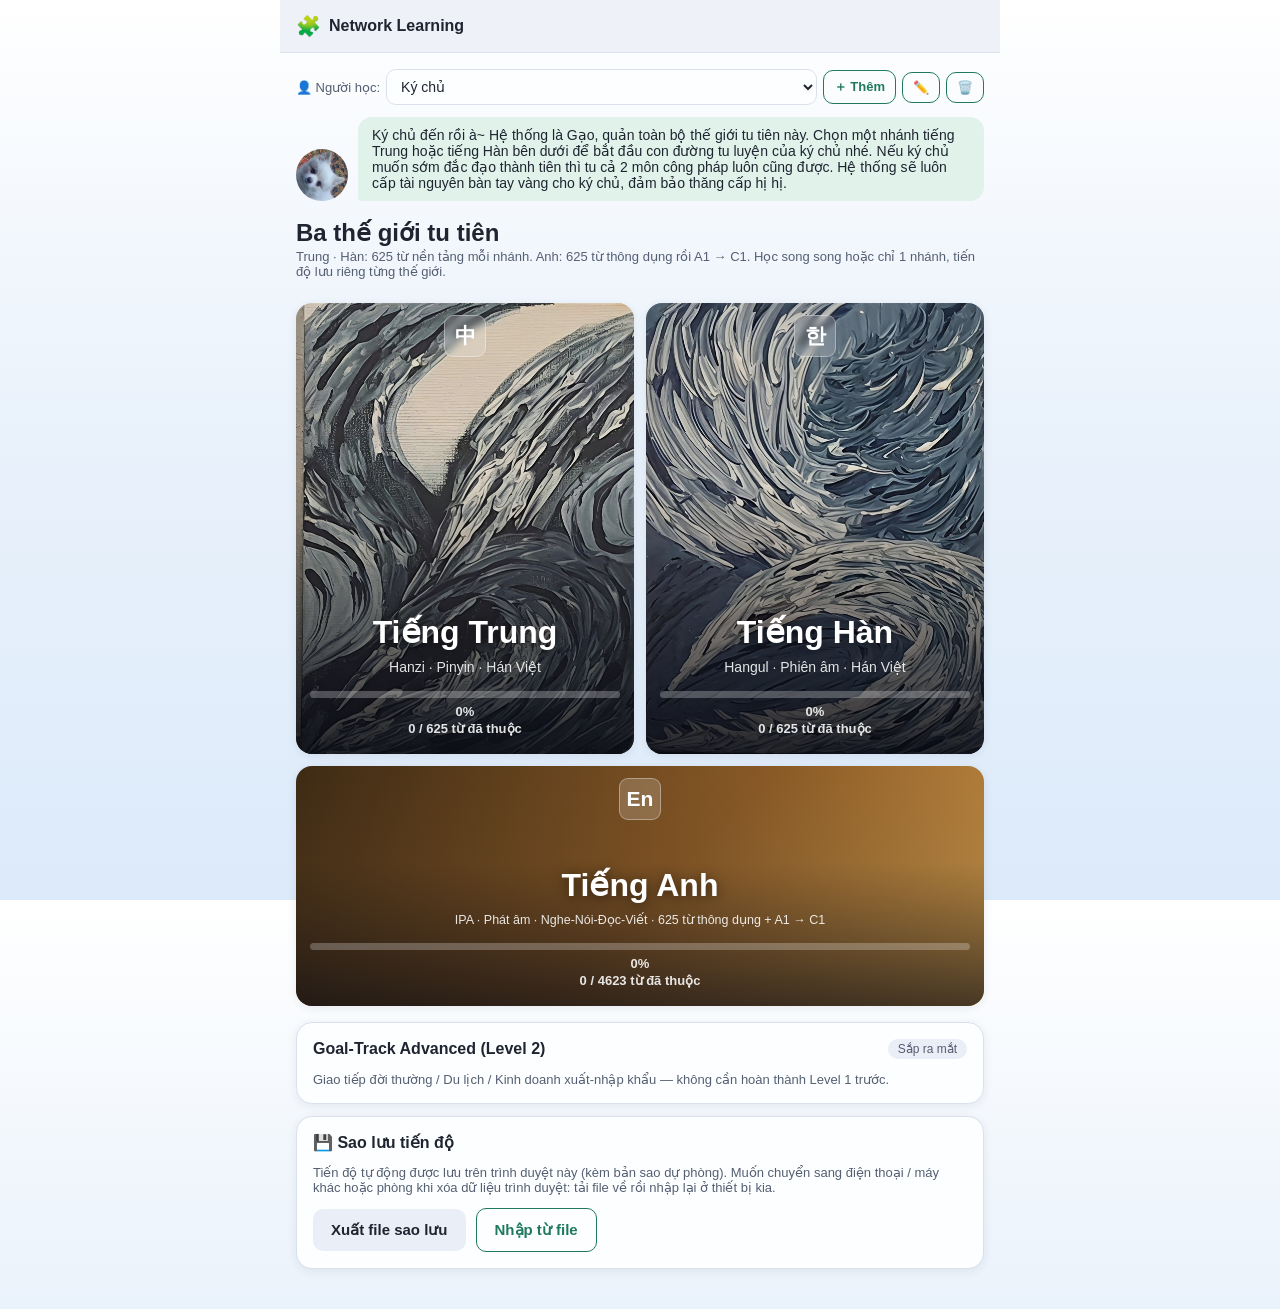
<file: index.html>
<!DOCTYPE html>
<html lang="vi">
<head>
<meta charset="UTF-8" />
<meta name="viewport" content="width=device-width, initial-scale=1.0, maximum-scale=1" />
<title>Network Learning — Trung / Hàn</title>
<link rel="stylesheet" href="css/style.css" />
<link rel="manifest" href="manifest.webmanifest" />
<meta name="theme-color" content="#1f7a5a" />
<link rel="apple-touch-icon" href="assets/icon-192.png" />
<meta name="apple-mobile-web-app-capable" content="yes" />
</head>
<body>
<div class="app-shell">
  <div class="topbar">
    <div class="brand">
      <span style="font-size:20px">🧩</span>
      <span>Network Learning</span>
    </div>
  </div>
  <div class="main-content">
    <div class="profile-bar">
      <span class="profile-label">👤 Người học:</span>
      <select id="profile-select" class="profile-select"></select>
      <button class="btn ghost profile-btn" id="profile-add" title="Thêm người học mới">＋ Thêm</button>
      <button class="btn ghost profile-btn" id="profile-rename" title="Đổi tên">✏️</button>
      <button class="btn ghost profile-btn" id="profile-delete" title="Xóa người học này">🗑️</button>
    </div>
    <div class="mascot-bubble" id="mascot-slot"></div>
    <h2 style="margin:6px 0 2px">Ba thế giới tu tiên</h2>
    <p class="text-muted" style="margin-top:0;font-size:13px">Trung · Hàn: 625 từ nền tảng mỗi nhánh. Anh: 625 từ thông dụng rồi A1 → C1. Học song song hoặc chỉ 1 nhánh, tiến độ lưu riêng từng thế giới.</p>

    <div class="branch-grid branch-grid--twin">
      <a href="branch.html?lang=zh" class="branch-card branch-card--art" style="background-image:url('assets/swirl-gray.jpg')">
        <div class="branch-card-scrim"></div>
        <div class="branch-card-content">
          <span class="branch-card-seal">中</span>
          <h3>Tiếng Trung</h3>
          <p>Hanzi · Pinyin · Hán Việt</p>
          <div class="progress-row">
            <div class="progress-track"><div class="progress-fill" id="zh-fill" style="width:0%"></div></div>
            <div class="progress-label"><span id="zh-pct">0%</span><span id="zh-count">0 / 625 từ đã thuộc</span></div>
          </div>
        </div>
      </a>

      <a href="branch.html?lang=ko" class="branch-card branch-card--art" style="background-image:url('assets/swirl-blue.jpg')">
        <div class="branch-card-scrim"></div>
        <div class="branch-card-content">
          <span class="branch-card-seal">한</span>
          <h3>Tiếng Hàn</h3>
          <p>Hangul · Phiên âm · Hán Việt</p>
          <div class="progress-row">
            <div class="progress-track"><div class="progress-fill" id="ko-fill" style="width:0%"></div></div>
            <div class="progress-label"><span id="ko-pct">0%</span><span id="ko-count">0 / 625 từ đã thuộc</span></div>
          </div>
        </div>
      </a>

      <a href="branch.html?lang=en" class="branch-card branch-card--art branch-card--wide branch-card--en">
        <div class="branch-card-scrim"></div>
        <div class="branch-card-content">
          <span class="branch-card-seal">En</span>
          <h3>Tiếng Anh</h3>
          <p>IPA · Phát âm · Nghe-Nói-Đọc-Viết · 625 từ thông dụng + A1 → C1</p>
          <div class="progress-row">
            <div class="progress-track"><div class="progress-fill" id="en-fill" style="width:0%"></div></div>
            <div class="progress-label"><span id="en-pct">0%</span><span id="en-count">0 từ đã thuộc</span></div>
          </div>
        </div>
      </a>
    </div>

    <div class="card mt-16">
      <div class="row between">
        <strong>Goal-Track Advanced (Level 2)</strong>
        <span class="chip">Sắp ra mắt</span>
      </div>
      <p class="text-muted" style="font-size:13px;margin-bottom:0">Giao tiếp đời thường / Du lịch / Kinh doanh xuất-nhập khẩu — không cần hoàn thành Level 1 trước.</p>
    </div>

    <div class="card mt-16">
      <strong>💾 Sao lưu tiến độ</strong>
      <p class="text-muted" style="font-size:13px">Tiến độ tự động được lưu trên trình duyệt này (kèm bản sao dự phòng). Muốn chuyển sang điện thoại / máy khác hoặc phòng khi xóa dữ liệu trình duyệt: tải file về rồi nhập lại ở thiết bị kia.</p>
      <div class="row gap">
        <button class="btn secondary" id="btn-export">Xuất file sao lưu</button>
        <button class="btn ghost" id="btn-import">Nhập từ file</button>
      </div>
      <input type="file" id="import-file" accept="application/json" class="hidden" />
    </div>
  </div>
</div>

<script>
  if ("serviceWorker" in navigator && location.protocol !== "file:") {
    window.addEventListener("load", () => navigator.serviceWorker.register("sw.js").catch(() => {}));
  }
</script>
<script type="module">
import { gaoAvatar, gaoSay } from "./js/mascot.js";
import { Store } from "./js/db.js";
import { wordCount } from "./js/data.js";
import { listProfiles, currentProfileId, addProfile, renameProfile, deleteProfile, setCurrentProfile } from "./js/profiles.js";

const profileSelect = document.getElementById("profile-select");
function drawProfiles() {
  const cur = currentProfileId();
  profileSelect.innerHTML = listProfiles().map((p) => `<option value="${p.id}" ${p.id === cur ? "selected" : ""}>${p.name.replace(/</g, "&lt;")}</option>`).join("");
}
drawProfiles();
profileSelect.addEventListener("change", () => { setCurrentProfile(profileSelect.value); location.reload(); });
document.getElementById("profile-add").addEventListener("click", () => {
  const name = prompt("Tên người học mới:");
  if (name === null) return;
  addProfile(name);
  location.reload();
});
document.getElementById("profile-rename").addEventListener("click", () => {
  const cur = listProfiles().find((p) => p.id === currentProfileId());
  const name = prompt("Đổi tên người học:", cur.name);
  if (name === null) return;
  renameProfile(cur.id, name);
  drawProfiles();
});
document.getElementById("profile-delete").addEventListener("click", async () => {
  const list = listProfiles();
  if (list.length <= 1) { alert("Cần giữ lại ít nhất một người học."); return; }
  const cur = list.find((p) => p.id === currentProfileId());
  if (!confirm(`Xóa "${cur.name}" cùng toàn bộ tiến độ của người này? Không thể hoàn tác (nên xuất file sao lưu trước).`)) return;
  await deleteProfile(cur.id);
  location.reload();
});

document.getElementById("mascot-slot").innerHTML = `
  <div class="mascot-img">${gaoAvatar(52)}</div>
  <div class="bubble">${gaoSay("worldIntro")}</div>
`;

async function loadProgress(lang, fillId, pctId, countId) {
  const [all, total] = await Promise.all([Store.getAllProgress(lang), wordCount(lang)]);
  const learned = all.filter((p) => p.status === "learned" && p.stt <= total).length;
  const pct = Math.round((learned / total) * 100);
  document.getElementById(fillId).style.width = pct + "%";
  document.getElementById(pctId).textContent = pct + "%";
  document.getElementById(countId).textContent = `${learned} / ${total} từ đã thuộc`;
}
Store.restoreIfEmpty().then(() => {
  loadProgress("zh", "zh-fill", "zh-pct", "zh-count");
  loadProgress("ko", "ko-fill", "ko-pct", "ko-count");
  loadProgress("en", "en-fill", "en-pct", "en-count");
});

document.getElementById("btn-export").addEventListener("click", async () => {
  const data = await Store.exportAll();
  const blob = new Blob([JSON.stringify(data, null, 2)], { type: "application/json" });
  const url = URL.createObjectURL(blob);
  const a = document.createElement("a");
  a.href = url;
  a.download = `network-learning-${listProfiles().find((p) => p.id === currentProfileId()).name.replace(/[^\w\-]+/g, "_")}-${new Date().toISOString().slice(0, 10)}.json`;
  a.click();
  URL.revokeObjectURL(url);
});

document.getElementById("btn-import").addEventListener("click", () => document.getElementById("import-file").click());
document.getElementById("import-file").addEventListener("change", async (e) => {
  const file = e.target.files[0];
  if (!file) return;
  try {
    const data = JSON.parse(await file.text());
    if (!confirm("Nhập file này sẽ ghi đè tiến độ hiện tại trên máy. Ký chủ chắc chắn chứ?")) { e.target.value = ""; return; }
    await Store.importAll(data);
    alert("Đã khôi phục tiến độ cho người học đang chọn! Trang sẽ tải lại.");
    location.reload();
  } catch (err) {
    alert("Lỗi khôi phục: " + err.message);
  }
  e.target.value = "";
});
</script>
</body>
</html>
</file>
<file: css/style.css>
:root {
  --bg: #eef1f8;
  --surface: #fdfeff;
  --surface-2: #eaeef6;
  --border: #dbe1ec;
  --text: #1e2430;
  --text-muted: #545f72;
  --primary: #1f7a5c;
  --primary-hover: #18624a;
  --primary-soft: #e0f2ea;
  --accent: #ab7415;
  --accent-soft: #f8edd3;
  --danger: #c25b4a;
  --danger-soft: #fbe8e4;
  --flag: #ab7415;
  --blue: #3d6fa8;
  --blue-soft: #e2ecf6;
  --purple: #6f4fa0;
  --purple-soft: #ece4f6;
  --gold: #b8862c;
  --gold-soft: #f7ecd2;
  --season-tint: transparent;
  --radius: 16px;
  --radius-sm: 10px;
  --shadow: 0 2px 10px rgba(30, 40, 60, 0.08);
  --shadow-lg: 0 8px 30px rgba(30, 40, 60, 0.16);
  --font: -apple-system, BlinkMacSystemFont, "Segoe UI", "Noto Sans", "Noto Sans SC", "Noto Sans KR", sans-serif;
}

@media (prefers-color-scheme: dark) {
  :root {
    --bg: #0f1420;
    --surface: #171d2c;
    --surface-2: #1f2739;
    --border: #2c3547;
    --text: #eef1f8;
    --text-muted: #a9b3c9;
    --primary: #4fd8a8;
    --primary-hover: #3fc296;
    --primary-soft: #1a3a2e;
    --accent: #e8bf6a;
    --accent-soft: #3a3018;
    --danger: #e08a7a;
    --danger-soft: #3a2622;
    --flag: #e8bf6a;
    --blue: #7fb0dd;
    --blue-soft: #1c2c40;
    --purple: #b79ce0;
    --purple-soft: #2a2140;
    --gold: #e8bf6a;
    --gold-soft: #3a3018;
    --shadow: 0 2px 10px rgba(0, 0, 0, 0.35);
    --shadow-lg: 0 8px 30px rgba(0, 0, 0, 0.5);
  }
}

* { box-sizing: border-box; }
html, body { height: 100%; }
body {
  margin: 0;
  font-family: var(--font);
  background: linear-gradient(180deg, #ffffff 0%, #eaf2fb 45%, #dceafa 100%);
  color: var(--text);
  -webkit-font-smoothing: antialiased;
}
@media (prefers-color-scheme: dark) {
  body {
    background: linear-gradient(180deg, #141a28 0%, #101725 45%, #0c1220 100%);
  }
}
img, svg { max-width: 100%; display: block; }
button { font-family: inherit; }

.app-shell {
  position: relative;
  max-width: 720px;
  margin: 0 auto;
  min-height: 100vh;
  display: flex;
  flex-direction: column;
  background: transparent;
  overflow-x: hidden;
}
body { overflow-x: hidden; }

/* ---------- Top bar ---------- */
.topbar {
  display: flex;
  align-items: center;
  justify-content: space-between;
  padding: 14px 16px;
  border-bottom: 1px solid var(--border);
  position: sticky;
  top: 0;
  background: var(--bg);
  z-index: 10;
}
.topbar .brand {
  display: flex;
  align-items: center;
  gap: 8px;
  font-weight: 700;
  font-size: 16px;
}
.topbar .lang-badge {
  font-size: 12px;
  font-weight: 700;
  padding: 3px 9px;
  border-radius: 999px;
  background: var(--primary-soft);
  color: var(--primary);
}
.icon-btn {
  background: none;
  border: none;
  cursor: pointer;
  color: var(--text-muted);
  padding: 6px;
  border-radius: 10px;
  display: flex;
  align-items: center;
  justify-content: center;
}
.icon-btn:hover { background: var(--surface-2); color: var(--text); }

/* ---------- Main content ---------- */
.main-content {
  flex: 1;
  padding: 16px;
  padding-bottom: 40px;
}

/* ---------- Top tab bar (main hub — Từ vựng / Ôn tập / Boss Gạo) ---------- */
.tabbar {
  display: flex;
  gap: 8px;
  padding: 10px 12px;
  border-bottom: 1px solid var(--border);
  background: var(--surface);
  z-index: 10;
}
.tabbar a {
  flex: 1;
  text-align: center;
  padding: 10px 6px;
  text-decoration: none;
  color: var(--text-muted);
  font-size: 13px;
  font-weight: 600;
  display: flex;
  flex-direction: column;
  align-items: center;
  gap: 3px;
  border-radius: var(--radius-sm);
  border: 1.5px solid transparent;
  background: var(--surface-2);
}
.tabbar a.active {
  color: var(--gold);
  border-color: var(--gold);
  background: var(--gold-soft);
  box-shadow: 0 0 0 1px var(--gold-soft), 0 2px 10px rgba(184, 134, 44, 0.25);
}
.tabbar svg { width: 20px; height: 20px; }
.tab-emoji { font-size: 18px; line-height: 1; }

/* ---------- Cards ---------- */
.card {
  background: var(--surface);
  border: 1px solid var(--border);
  border-radius: var(--radius);
  padding: 16px;
  box-shadow: var(--shadow);
}
.card + .card { margin-top: 12px; }

/* ---------- Branch picker: two parallel worlds, side by side ---------- */
.branch-grid {
  display: grid;
  gap: 16px;
  margin-top: 24px;
}
.branch-grid--twin {
  grid-template-columns: 1fr 1fr;
  gap: 12px;
}
.branch-card {
  display: block;
  text-decoration: none;
  color: inherit;
  border-radius: var(--radius);
  padding: 22px;
  border: 1px solid var(--border);
  background: var(--surface);
  box-shadow: var(--shadow);
  transition: transform 0.15s ease, box-shadow 0.15s ease;
}
.branch-grid--twin .branch-card { padding: 16px 12px; text-align: center; }
.branch-card:active { transform: scale(0.98); }
.branch-card .glyph { font-size: 40px; line-height: 1; margin-bottom: 8px; }
.branch-card h3 { margin: 0 0 4px; font-size: 19px; }
.branch-grid--twin .branch-card h3 { font-size: 16px; }
.branch-card p { margin: 0; color: var(--text-muted); font-size: 13px; }
.branch-grid--twin .branch-card p { font-size: 11.5px; }
.branch-card .progress-row { margin-top: 14px; }
.branch-grid--twin .progress-label { flex-direction: column; align-items: center; gap: 2px; }

/* Painting-backed branch cards (home page) */
.branch-card--art {
  position: relative;
  aspect-ratio: 3 / 4;
  padding: 0;
  overflow: hidden;
  background-size: cover;
  background-position: center;
  border: none;
}
.branch-card-scrim {
  position: absolute;
  inset: 0;
  background: linear-gradient(180deg, rgba(10,14,22,0.15) 0%, rgba(10,14,22,0.1) 40%, rgba(8,10,18,0.88) 100%);
}
.branch-card-content {
  position: absolute;
  inset: 0;
  display: flex;
  flex-direction: column;
  justify-content: flex-end;
  padding: 18px 14px;
  color: #fff;
  text-align: center;
}
.branch-card-seal {
  position: absolute;
  top: 12px;
  left: 50%;
  transform: translateX(-50%);
  width: 42px;
  height: 42px;
  border-radius: 9px;
  background: rgba(255,255,255,0.18);
  backdrop-filter: blur(3px);
  color: #fff;
  font-weight: 800;
  font-size: 21px;
  display: flex;
  align-items: center;
  justify-content: center;
  border: 1px solid rgba(255,255,255,0.35);
}
.branch-grid--twin .branch-card-content h3 { color: #fff; font-size: 32px; margin: 0 0 8px; font-weight: 800; line-height: 1.15; text-shadow: 0 2px 12px rgba(0,0,0,0.5); }
.branch-grid--twin .branch-card-content p { color: rgba(255,255,255,0.88); font-size: 14px; }
.branch-card-content .progress-row { margin-top: 16px; }
.branch-card-content .progress-track { background: rgba(255,255,255,0.25); height: 7px; }
.branch-grid--twin .branch-card-content .progress-label { color: rgba(255,255,255,0.88); font-size: 13px; font-weight: 600; }

/* English card: full-width third world, gradient instead of a painting */
.branch-card--wide { grid-column: 1 / -1; aspect-ratio: auto; min-height: 240px; }
.branch-card--wide .branch-card-content { padding-top: 66px; }
.branch-card--en { background-image: linear-gradient(135deg, #3d2a14 0%, #8a5a26 52%, #d9a24f 100%); }
.branch-card--en .branch-card-scrim { background: linear-gradient(180deg, rgba(10,14,22,0.0) 0%, rgba(10,14,22,0.1) 40%, rgba(8,10,18,0.7) 100%); }
.branch-grid--twin .branch-card--en .branch-card-content p { font-size: 12.5px; }

/* Chinese branch: Tốc Biến / Hack Hán-Việt switcher + rules table */
a.list-toggle-tile { text-decoration: none; }
.zh-switch { margin-top: 4px; }
.hv-rules { margin-top: 8px; }
.hv-rule-title { font-weight: 700; margin: 12px 0 4px; color: var(--text); }
.hv-rule-row { display: grid; grid-template-columns: 110px 1fr auto; gap: 8px; padding: 4px 0; border-bottom: 1px solid var(--border); font-size: 12px; }
.hv-rule-row b { color: var(--text); }
.hv-rule-row i { color: var(--text-muted); font-style: normal; }

/* Từ Hán-Việt giống tiếng Trung: entry card + browsable list */
.hv-entry {
  display: flex;
  gap: 12px;
  align-items: center;
  margin-top: 14px;
  padding: 14px;
  border-radius: var(--radius);
  background: var(--primary-soft);
  border: 1.5px solid var(--primary);
  text-decoration: none;
  color: var(--text);
}
.hv-entry .emoji { font-size: 30px; }
.hv-entry .txt { display: flex; flex-direction: column; gap: 2px; }
.hv-entry .txt span { font-size: 12.5px; color: var(--text-muted); }
.hvl-filters { display: grid; grid-template-columns: 1fr 1fr; gap: 8px; margin-top: 10px; }
.hvl-filters select {
  padding: 9px 10px;
  border-radius: var(--radius-sm);
  border: 1.5px solid var(--border);
  background: var(--surface);
  color: var(--text);
  font-size: 13px;
  min-width: 0;
}
.hvl-row { background: var(--surface); border: 1px solid var(--border); border-radius: var(--radius-sm); padding: 10px 12px; margin-bottom: 8px; cursor: pointer; }
.hvl-main { display: flex; align-items: baseline; gap: 8px; flex-wrap: wrap; }
.hvl-han { font-size: 22px; font-weight: 700; }
.hvl-py { color: var(--text-muted); font-size: 14px; }
.hvl-eq { color: var(--text-muted); }
.hvl-vn { color: var(--primary); font-weight: 700; font-size: 16px; }
.hvl-vi { font-size: 13px; margin-top: 2px; }
.hvl-tags { display: flex; gap: 6px; flex-wrap: wrap; margin-top: 6px; }
.hvl-tags .tag { font-size: 11px; padding: 2px 8px; border-radius: 999px; background: var(--primary-soft); color: var(--text-muted); }
.hvl-tags .tag.warn { background: var(--danger-soft); color: var(--danger); }
.hvl-note { font-size: 12px; color: var(--danger); margin-top: 4px; }
.hvl-detail { margin-top: 8px; }

/* Họ từ đồng âm */
.seg-row { display: flex; gap: 8px; margin: 10px 0 12px; }
.seg { flex: 1; text-align: center; padding: 9px 6px; border-radius: 999px; border: 1.5px solid var(--border); background: var(--surface); color: var(--text-muted); font-size: 13px; font-weight: 600; text-decoration: none; }
.seg.active { background: var(--primary); border-color: var(--primary); color: #fff; }
.fam-card { display: block; text-decoration: none; color: var(--text); background: var(--surface); border: 1px solid var(--border); border-radius: var(--radius-sm); padding: 12px; margin-bottom: 8px; }
.fam-card-head { display: flex; align-items: baseline; gap: 10px; }
.fam-root { font-size: 20px; font-weight: 800; color: var(--primary); }
.fam-root.big { font-size: 34px; }
.fam-chars { flex: 1; font-size: 18px; font-weight: 700; }
.fam-chars.big { font-size: 28px; margin-left: 12px; }
.fam-preview { display: flex; gap: 6px; flex-wrap: wrap; margin-top: 8px; }
.fam-preview span { font-size: 14px; padding: 2px 8px; border-radius: 8px; background: var(--primary-soft); }
.fam-hero { display: flex; align-items: baseline; margin: 8px 0; }
.fam-sec { display: flex; align-items: baseline; gap: 10px; margin: 16px 0 8px; padding-bottom: 4px; border-bottom: 2px solid var(--primary); }
.fam-sec-han { font-size: 30px; font-weight: 800; }
.fam-sec-py { font-size: 16px; font-weight: 700; color: var(--primary); }
.fam-word { background: var(--surface); border: 1px solid var(--border); border-radius: var(--radius-sm); padding: 12px; margin-bottom: 10px; }
.fam-main { display: flex; align-items: center; gap: 10px; }
.fam-han { font-size: 26px; font-weight: 800; }
.fam-py { flex: 1; color: var(--text-muted); }
.fam-hv { margin-top: 4px; font-size: 14px; }
.fam-hit { color: var(--primary); background: var(--primary-soft); border-radius: 6px; padding: 0 5px; }
.fam-ex { margin-top: 6px; font-size: 13px; line-height: 1.5; }
.fam-actions { display: flex; gap: 8px; align-items: center; margin-top: 10px; flex-wrap: wrap; }
.fam-btn { padding: 7px 12px; border-radius: 999px; border: 1.5px solid var(--border); background: var(--surface); color: var(--text); font-size: 13px; cursor: pointer; }
.fam-btn.on { background: var(--primary-soft); border-color: var(--primary); font-weight: 700; }
.fam-more { margin-left: auto; font-size: 13px; color: var(--primary); text-decoration: none; }
.hv-fam-link { margin-left: 8px; font-weight: 700; color: var(--primary); text-decoration: none; }

/* Hack Hán-Việt page */
.hk-h3 { margin: 22px 0 8px; font-size: 16px; }
.hk-steps { display: grid; gap: 8px; }
.hk-steps div { background: var(--primary-soft); border-radius: var(--radius-sm); padding: 10px 12px; font-size: 13px; line-height: 1.45; }
.hk-steps b { display: block; margin-bottom: 2px; }
.hk-card { background: var(--surface); border: 1px solid var(--border); border-radius: var(--radius-sm); margin-bottom: 8px; overflow: hidden; }
.hk-card summary { display: flex; align-items: center; gap: 10px; padding: 12px; cursor: pointer; font-weight: 700; list-style: none; }
.hk-card summary::-webkit-details-marker { display: none; }
.hk-num { width: 26px; height: 26px; border-radius: 50%; background: var(--primary); color: #fff; display: inline-flex; align-items: center; justify-content: center; font-size: 13px; flex-shrink: 0; }
.hk-title { flex: 1; }
.hk-tip { padding: 0 12px 8px; font-size: 13px; line-height: 1.55; }
.hk-drill-btn { margin: 0 12px 8px; font-size: 13px; padding: 7px 12px; }
.hk-roots { padding: 0 12px 12px; display: flex; flex-direction: column; gap: 2px; }
.hk-root { display: flex; align-items: baseline; gap: 8px; flex-wrap: wrap; padding: 6px 0; border-top: 1px solid var(--border); font-size: 14px; }
.hk-hv { font-weight: 700; color: var(--primary); min-width: 64px; }
.hk-arrow { color: var(--text-muted); }
.hk-han { font-size: 20px; font-weight: 700; }
.hk-py { font-size: 15px; }
.hk-vi { color: var(--text-muted); font-size: 12.5px; flex-basis: 100%; }
.hk-list { display: flex; flex-direction: column; gap: 8px; }
.hk-line { background: var(--surface); border: 1px solid var(--border); border-radius: var(--radius-sm); padding: 10px 12px; font-size: 13.5px; line-height: 1.6; }
.hk-drill { background: var(--surface); border: 2px solid var(--primary); border-radius: var(--radius); padding: 14px; margin-top: 14px; }
.hk-q-label { margin-top: 12px; font-size: 12px; color: var(--text-muted); text-align: center; }
.hk-q-big { font-size: 40px; font-weight: 800; text-align: center; color: var(--primary); }
.hk-q-meaning { text-align: center; font-size: 13px; color: var(--text-muted); margin-bottom: 12px; }
.hk-opts { display: grid; grid-template-columns: 1fr 1fr; gap: 10px; }
.hk-opt { padding: 14px 8px; font-size: 20px; font-weight: 700; border-radius: var(--radius-sm); border: 2px solid var(--border); background: var(--surface); color: var(--text); cursor: pointer; }
.hk-opt.good { background: var(--primary-soft); border-color: var(--primary); }
.hk-opt.bad { background: var(--danger-soft); border-color: var(--danger); }
.hk-fb-head { font-size: 15px; margin: 12px 0 6px; }
.hk-fb-head.good { color: var(--primary); font-weight: 700; }
.hk-fb-head.bad { color: var(--danger); font-weight: 700; }
.hk-miss { padding: 8px 0; border-top: 1px solid var(--border); font-size: 14px; }

/* Mẹo Hán-Việt: compact rule tags */
.hv-tags { display: flex; flex-wrap: wrap; gap: 6px; }
.hv-tag { font-size: 12.5px; padding: 4px 10px; border-radius: 999px; background: var(--primary-soft); color: var(--text); }
.hv-tag.ex { background: var(--danger-soft); color: var(--danger); font-weight: 600; }

/* Mẹo Hán-Việt box (Chinese word page) */
.hv-summary { font-size: 13px; line-height: 1.5; margin-bottom: 10px; }
.hv-syl { border: 1px solid var(--border); border-radius: var(--radius-sm); background: var(--surface); padding: 10px; margin-bottom: 8px; }
.hv-head { display: flex; align-items: baseline; gap: 8px; flex-wrap: wrap; margin-bottom: 8px; }
.hv-han { font-size: 26px; font-weight: 700; }
.hv-vn { font-size: 16px; font-weight: 600; color: var(--primary); }
.hv-arrow { color: var(--text-muted); }
.hv-py { font-size: 16px; font-weight: 600; }
.hv-chips { display: grid; gap: 6px; }
.hv-chip { display: flex; flex-direction: column; gap: 1px; padding: 6px 8px; border-radius: 8px; font-size: 12.5px; background: var(--primary-soft); }
.hv-chip.ex { background: var(--danger-soft); }
.hv-chip.na { background: var(--accent-soft); }
.hv-k { font-weight: 700; }
.hv-pred { color: var(--text-muted); }
.hv-warn { margin: 8px 0; padding: 8px 10px; border-radius: 8px; background: var(--danger-soft); font-size: 13px; }
.hv-fam { margin-top: 10px; }
.hv-fam-title { font-size: 12px; color: var(--text-muted); margin-bottom: 4px; }
.hv-fam-list { display: flex; flex-direction: column; gap: 4px; }
.hv-word { display: grid; grid-template-columns: auto auto 1fr; gap: 2px 8px; align-items: baseline; padding: 6px 8px; border-radius: 8px; background: var(--surface); border: 1px solid var(--border); font-size: 12.5px; }
.hv-word.link { cursor: pointer; border-color: var(--primary); }
.hv-word-han { font-weight: 700; font-size: 15px; }
.hv-word-py { color: var(--text-muted); }
.hv-word-vn { color: var(--text); }
.hv-flag { grid-column: 1 / -1; font-size: 11px; color: var(--danger); }
.hv-help { margin-top: 10px; font-size: 12px; color: var(--text-muted); }
.hv-help summary { cursor: pointer; }

/* English word page: accent toggle + collapsible level sections */
.ptip {
  margin-top: 8px;
  padding: 8px 10px;
  border-radius: var(--radius-sm);
  background: var(--accent-soft);
  font-size: 13px;
  line-height: 1.5;
}
.accent-row { display: flex; gap: 6px; margin-top: 8px; flex-wrap: wrap; }
.accent-btn {
  border: 1.5px solid var(--border);
  background: var(--surface);
  color: var(--text-muted);
  border-radius: 999px;
  padding: 5px 12px;
  font-size: 12px;
  cursor: pointer;
}
.accent-btn.on { background: var(--primary); border-color: var(--primary); color: #fff; }
.sec-group { border: 1px solid var(--border); border-radius: var(--radius); background: var(--surface); overflow: hidden; }
.sec-head {
  display: flex;
  align-items: center;
  gap: 8px;
  width: 100%;
  padding: 14px;
  border: none;
  background: var(--primary-soft);
  color: var(--text);
  font-size: 15px;
  font-weight: 700;
  cursor: pointer;
  text-align: left;
}
.sec-title { flex: 1; }
.sec-caret { transition: transform 0.15s ease; }
.sec-group.open .sec-caret { transform: rotate(180deg); }
.sec-body { display: none; flex-direction: column; gap: 10px; padding: 10px; }
.sec-group.open .sec-body { display: flex; }
textarea.type-input { width: 100%; resize: vertical; font-family: inherit; }

/* ---------- Progress bar ---------- */
.progress-track {
  height: 8px;
  background: var(--surface-2);
  border-radius: 999px;
  overflow: hidden;
}
.progress-fill {
  height: 100%;
  background: var(--primary);
  border-radius: 999px;
  transition: width 0.4s ease;
}
.progress-label {
  display: flex;
  justify-content: space-between;
  font-size: 12px;
  color: var(--text-muted);
  margin-top: 6px;
}

/* ---------- Buttons ---------- */
.btn {
  display: inline-flex;
  align-items: center;
  justify-content: center;
  gap: 8px;
  padding: 12px 18px;
  border-radius: var(--radius-sm);
  border: none;
  font-size: 15px;
  font-weight: 600;
  cursor: pointer;
  background: var(--primary);
  color: white;
}
.btn:hover { background: var(--primary-hover); }
.btn.secondary {
  background: var(--surface-2);
  color: var(--text);
}
.btn.secondary:hover { background: var(--border); }
.btn.ghost {
  background: transparent;
  color: var(--primary);
  border: 1.5px solid var(--primary);
}
.btn.block { width: 100%; }
.btn:disabled { opacity: 0.5; cursor: default; }
.btn.round {
  width: 56px; height: 56px; border-radius: 50%; padding: 0; font-size: 22px;
}

/* ---------- Mascot ---------- */
.mascot-bubble {
  display: flex;
  align-items: flex-end;
  gap: 10px;
  margin: 10px 0 18px;
}
.mascot-bubble .mascot-img { width: 52px; height: 52px; flex-shrink: 0; }
.mascot-bubble .bubble {
  background: var(--primary-soft);
  color: var(--text);
  padding: 10px 14px;
  border-radius: 14px 14px 14px 4px;
  font-size: 14px;
  max-width: 100%;
  min-width: 0;
  overflow-wrap: break-word;
  flex: 1 1 auto;
}

/* ---------- Batch grid ---------- */
.batch-header {
  display: flex;
  justify-content: space-between;
  align-items: center;
  margin-bottom: 10px;
}
.batch-header h2 { margin: 0; font-size: 18px; }
.word-grid {
  display: grid;
  grid-template-columns: repeat(auto-fill, minmax(140px, 1fr));
  gap: 10px;
}
.word-tile {
  background: var(--surface);
  border: 1px solid var(--border);
  border-radius: var(--radius-sm);
  padding: 12px 10px;
  text-align: center;
  cursor: pointer;
  position: relative;
}
.word-tile:active { transform: scale(0.97); }
.word-tile .target { font-size: 20px; font-weight: 700; }
.word-tile .pron { font-size: 11px; color: var(--text-muted); margin-top: 2px; }
.word-tile .meaning { font-size: 12px; color: var(--text-muted); margin-top: 4px; }
.status-dot {
  position: absolute;
  top: 8px; right: 8px;
  width: 9px; height: 9px;
  border-radius: 50%;
  background: var(--border);
}
.status-dot.learning { background: var(--accent); }
.status-dot.learned { background: var(--primary); }
.flag-icon { position: absolute; top: 6px; left: 6px; font-size: 13px; }

.freetalk-entry {
  display: flex;
  align-items: center;
  gap: 12px;
  padding: 14px;
  border-radius: var(--radius);
  background: var(--accent-soft);
  border: 1px solid var(--border);
  margin: 16px 0;
  cursor: pointer;
  text-decoration: none;
  color: var(--text);
}
.freetalk-entry .emoji { font-size: 26px; }
.freetalk-entry .txt strong { display: block; font-size: 14px; }
.freetalk-entry .txt span { font-size: 12px; color: var(--text-muted); }

/* ---------- Word detail ---------- */
.word-detail-head {
  text-align: center;
  padding: 10px 0 6px;
}
.word-detail-head .target-big {
  font-size: 44px;
  font-weight: 700;
  display: inline-flex;
  align-items: center;
  gap: 12px;
}
.word-detail-head .pron-big { font-size: 16px; color: var(--text-muted); margin-top: 4px; }
.word-detail-head .en-tag { font-size: 13px; color: var(--text-muted); margin-top: 2px; }
.speak-btn {
  background: var(--primary-soft);
  color: var(--primary);
  border: none;
  width: 40px; height: 40px;
  border-radius: 50%;
  cursor: pointer;
  font-size: 18px;
  display: inline-flex;
  align-items: center;
  justify-content: center;
}
.speak-btn:hover { background: var(--primary); color: white; }
.speak-btn.small { width: 30px; height: 30px; font-size: 14px; }
.speak-btn.recording { background: var(--danger); color: white; }

.info-block { margin-top: 14px; }
.info-block h4 {
  font-size: 12px;
  text-transform: uppercase;
  letter-spacing: 0.04em;
  color: var(--text-muted);
  margin: 0 0 6px;
}
.info-block .body { font-size: 14px; line-height: 1.6; white-space: pre-line; overflow-wrap: break-word; }
.expand-list { display: flex; flex-direction: column; gap: 8px; }
.expand-item {
  padding: 9px 11px;
  background: var(--surface-2);
  border-radius: var(--radius-sm);
  font-size: 14px;
  display: flex;
  flex-wrap: wrap;
  align-items: baseline;
  gap: 6px;
}
.expand-target { font-weight: 700; }
.expand-pron { color: var(--primary); font-size: 13px; font-weight: 600; }
.expand-vi { color: var(--text); font-size: 14px; }
.expand-hanviet {
  flex-basis: 100%;
  color: var(--accent);
  background: var(--accent-soft);
  font-size: 12px;
  font-weight: 700;
  display: inline-block;
  padding: 2px 8px;
  border-radius: 6px;
  width: fit-content;
}

.hanviet-pill {
  display: inline-block;
  background: var(--accent-soft);
  color: var(--accent);
  border-radius: 999px;
  padding: 3px 10px;
  font-size: 13px;
  font-weight: 600;
}
.visual-mnemonic { display: flex; flex-wrap: wrap; align-items: center; gap: 16px; }
.visual-emoji { font-size: 48px; line-height: 1; }
.hanzi-strokes { display: flex; gap: 12px; flex-wrap: wrap; }
.stroke-box-wrap { display: flex; flex-direction: column; align-items: center; }
.stroke-box { width: 84px; height: 84px; border: 1.5px solid var(--border); border-radius: var(--radius-sm); background: #ffffff; }
.hangul-breakdown { display: flex; gap: 12px; flex-wrap: wrap; }
.hangul-block { display: flex; flex-direction: column; align-items: center; background: var(--surface-2); border-radius: var(--radius-sm); padding: 10px 14px; }
.hangul-syllable { font-size: 32px; font-weight: 700; }
.jamo-row { display: flex; gap: 4px; margin-top: 6px; }
.jamo-chip { font-size: 14px; font-weight: 700; padding: 2px 7px; border-radius: 6px; }
.jamo-cho { background: var(--blue-soft); color: var(--blue); }
.jamo-jung { background: var(--primary-soft); color: var(--primary); }
.jamo-jong { background: var(--purple-soft); color: var(--purple); }

.mnemonic-tag {
  display: inline-block;
  font-size: 11px;
  color: var(--primary);
  background: var(--primary-soft);
  border-radius: 6px;
  padding: 1px 7px;
  margin-left: 6px;
  vertical-align: middle;
}
.example-block {
  background: var(--surface-2);
  border-radius: var(--radius-sm);
  padding: 12px;
  margin-bottom: 8px;
  border: 1.5px solid transparent;
}
.example-block.flagged { border-color: var(--danger); background: var(--danger-soft); }
.example-block .ex-target { font-size: 15px; font-weight: 600; display:flex; align-items:center; gap:8px; flex-wrap: wrap; overflow-wrap: break-word; }
.example-block .ex-pron { font-size: 13px; color: var(--text-muted); margin-top: 2px; }
.example-block .ex-vi { font-size: 13px; margin-top: 4px; }
.flag-toggle-btn {
  border: none;
  background: transparent;
  cursor: pointer;
  font-size: 15px;
  opacity: 0.35;
  filter: grayscale(1);
  padding: 2px;
}
.flag-toggle-btn.active { opacity: 1; filter: none; }
.word-flag-btn {
  border: none; background: transparent; cursor: pointer;
  font-size: 22px; margin-left: 4px; padding: 2px;
  opacity: 0.35; filter: grayscale(1);
}
.word-flag-btn.active { opacity: 1; filter: none; }
/* Flag button on word tiles (top-left): faint when off, full colour when on */
.tile-flag {
  position: absolute; top: 2px; left: 2px;
  width: 30px; height: 30px;
  border: none; background: transparent; cursor: pointer;
  font-size: 14px; line-height: 1;
  opacity: 0.3; filter: grayscale(1);
}
.tile-flag.on { opacity: 1; filter: none; }
.tile-flag:hover { opacity: 0.7; }
.tile-flag.on:hover { opacity: 1; }

.section-title-row { display: flex; align-items: center; justify-content: space-between; gap: 8px; margin-bottom: 6px; }
.section-check { font-size: 11px; font-weight: 600; color: var(--primary); margin-left: 8px; text-transform: none; letter-spacing: 0; }

.skill-panel {
  margin-top: 8px;
  padding: 16px;
  background: var(--surface);
  border: 1px solid var(--border);
  border-radius: var(--radius);
}
.write-panel {
  margin-top: 14px;
  padding: 16px;
  background: var(--surface);
  border: 1px solid var(--border);
  border-radius: var(--radius);
}

.choice-list { display: flex; flex-direction: column; gap: 8px; margin-top: 12px; }
.choice-btn {
  text-align: left;
  padding: 13px 14px;
  border-radius: var(--radius-sm);
  border: 1.5px solid var(--border);
  background: var(--surface);
  cursor: pointer;
  font-size: 14px;
  color: var(--text);
}
.choice-btn:hover { border-color: var(--primary); }
.choice-btn.correct { border-color: var(--primary); background: var(--primary-soft); }
.choice-btn.wrong { border-color: var(--danger); background: var(--danger-soft); }

.feedback-banner {
  margin-top: 10px;
  padding: 10px 12px;
  border-radius: var(--radius-sm);
  font-size: 13px;
  display: none;
}
.feedback-banner.show { display: block; }
.feedback-banner.good { background: var(--primary-soft); color: var(--primary); }
.feedback-banner.retry { background: var(--accent-soft); color: var(--accent); }

.mic-row { display: flex; align-items: center; gap: 14px; margin-top: 14px; }
.mic-btn {
  width: 64px; height: 64px;
  border-radius: 50%;
  border: none;
  background: var(--accent);
  color: white;
  font-size: 24px;
  cursor: pointer;
  flex-shrink: 0;
}
.mic-btn.recording { background: var(--danger); animation: pulse 1.1s infinite; }
@keyframes pulse {
  0% { box-shadow: 0 0 0 0 rgba(194,91,74,0.4); }
  70% { box-shadow: 0 0 0 14px rgba(194,91,74,0); }
  100% { box-shadow: 0 0 0 0 rgba(194,91,74,0); }
}

.type-input {
  width: 100%;
  padding: 14px;
  font-size: 16px;
  border-radius: var(--radius-sm);
  border: 1.5px solid var(--border);
  background: var(--surface);
  color: var(--text);
  margin-top: 10px;
}
.tone-hint { display: flex; gap: 6px; margin-top: 8px; flex-wrap: wrap; }
.tone-chip {
  border: 1px solid var(--border);
  background: var(--surface-2);
  border-radius: 8px;
  padding: 4px 9px;
  font-size: 13px;
  cursor: pointer;
}

/* ---------- Skip button (fixed) ---------- */
.word-verdict {
  display: grid;
  grid-template-columns: 1fr 1fr;
  gap: 12px;
  margin: 18px 0 90px;
}
.verdict-btn {
  display: flex;
  flex-direction: column;
  align-items: center;
  gap: 4px;
  padding: 16px 10px;
  border-radius: var(--radius);
  border: 2px solid transparent;
  cursor: pointer;
  color: var(--text);
  box-shadow: var(--shadow);
}
.verdict-btn .v-icon { font-size: 30px; }
.verdict-btn strong { font-size: 16px; }
.verdict-btn .v-sub { font-size: 12px; color: var(--text-muted); }
.verdict-btn.star { background: var(--accent-soft); }
.verdict-btn.known { background: var(--primary-soft); }
.verdict-btn.on { border-color: var(--primary); }

/* ---------- Review hub ---------- */
.review-hub {
  display: grid;
  grid-template-columns: 1fr 1fr;
  gap: 12px;
  margin-top: 6px;
}
.review-tile {
  display: flex;
  flex-direction: column;
  align-items: center;
  justify-content: center;
  gap: 8px;
  aspect-ratio: 1 / 1;
  border-radius: var(--radius);
  border: none;
  cursor: pointer;
  text-align: center;
  padding: 14px;
  text-decoration: none;
  color: var(--text);
  box-shadow: var(--shadow);
}
.review-tile .emoji { font-size: 32px; }
.review-tile strong { font-size: 14px; }
.review-tile span { font-size: 11px; color: var(--text-muted); }
.review-tile.c1 { background: var(--primary-soft); }
.review-tile.c2 { background: var(--accent-soft); }
.review-tile.c3 { background: var(--blue-soft); }
.review-tile.c4 { background: var(--purple-soft); }
.review-back {
  display: inline-block;
  text-decoration: none;
  color: var(--text-muted);
  font-size: 13px;
  margin-bottom: 12px;
}

/* ---------- Chuyện chêm (story) ---------- */
.story-card p { font-size: 15px; line-height: 1.9; margin: 0; }
.story-word { cursor: pointer; }
.story-new { color: var(--primary); }
.story-new .story-word {
  background: var(--primary-soft);
  border-radius: 6px;
  padding: 0 5px;
}
.story-new .story-word:hover { background: var(--primary); color: white; }
.story-gloss { color: var(--text); font-style: italic; font-size: 13px; }

/* ---------- Pronunciation diff (Đọc skill) ---------- */
.diff-wrong { color: var(--danger); font-weight: 700; }
.diff-ok { color: inherit; }
.diff-result { font-size: 15px; line-height: 1.7; margin-top: 8px; }
.diff-transcript { font-size: 12px; color: var(--text-muted); margin-top: 6px; }

/* ---------- Profiles ---------- */
.profile-bar {
  display: flex;
  align-items: center;
  gap: 6px;
  flex-wrap: wrap;
  margin-bottom: 12px;
}
.profile-label { font-size: 13px; color: var(--text-muted); }
.profile-select {
  flex: 1;
  min-width: 110px;
  padding: 8px 10px;
  border-radius: var(--radius-sm);
  border: 1.5px solid var(--border);
  background: var(--surface);
  color: var(--text);
  font-size: 14px;
}
.profile-btn { font-size: 13px; padding: 7px 10px; }
.profile-chip {
  font-size: 12px;
  color: var(--text-muted);
  max-width: 90px;
  overflow: hidden;
  text-overflow: ellipsis;
  white-space: nowrap;
  text-align: right;
}

/* ---------- Danh sách: Ôn từ / Ôn đọc toggle ---------- */
.list-toggle-row {
  display: grid;
  grid-template-columns: 1fr 1fr;
  gap: 12px;
  margin-bottom: 16px;
}
.list-toggle-tile {
  display: flex;
  flex-direction: column;
  align-items: center;
  justify-content: center;
  gap: 6px;
  min-height: 104px;
  border-radius: var(--radius);
  border: 2px solid transparent;
  cursor: pointer;
  text-align: center;
  padding: 14px 10px;
  color: var(--text);
  box-shadow: var(--shadow);
}
.list-toggle-tile .emoji { font-size: 30px; }
.list-toggle-tile strong { font-size: 16px; }
.list-toggle-tile span:not(.emoji) { font-size: 12px; color: var(--text-muted); }
.list-toggle-tile.c1 { background: var(--primary-soft); }
.list-toggle-tile.c3 { background: var(--blue-soft); }
.list-toggle-tile.active { border-color: var(--primary); }

/* ---------- Review tab ---------- */
.subtab-row {
  display: flex;
  gap: 6px;
  overflow-x: auto;
  padding-bottom: 4px;
  margin-bottom: 14px;
}
.subtab-row button {
  white-space: nowrap;
  border: 1.5px solid var(--border);
  background: var(--surface);
  color: var(--text-muted);
  border-radius: 999px;
  padding: 8px 14px;
  font-size: 13px;
  cursor: pointer;
}
.subtab-row button.active {
  background: var(--primary);
  color: white;
  border-color: var(--primary);
}
.search-box {
  width: 100%;
  padding: 11px 14px;
  border-radius: var(--radius-sm);
  border: 1.5px solid var(--border);
  background: var(--surface);
  color: var(--text);
  margin-bottom: 12px;
  font-size: 14px;
}
.two-col {
  display: grid;
  grid-template-columns: 1fr 1fr;
  gap: 10px;
}
.two-col h4 {
  font-size: 12px;
  color: var(--text-muted);
  text-transform: uppercase;
  margin: 0 0 8px;
}
.word-row {
  display: flex;
  justify-content: space-between;
  align-items: center;
  padding: 9px 0;
  border-bottom: 1px solid var(--border);
  font-size: 13px;
}
.word-row .l { display: flex; align-items: center; gap: 6px; font-weight: 600; }
.word-row .r { color: var(--text-muted); text-align: right; }

.flash-card {
  min-height: 220px;
  display: flex;
  align-items: center;
  justify-content: center;
  flex-direction: column;
  text-align: center;
  cursor: pointer;
  padding: 20px;
  perspective: 1000px;
}
.flash-card .big { font-size: 34px; font-weight: 700; }
.flash-card .sub { font-size: 15px; color: var(--text-muted); margin-top: 8px; }
.flash-card .hint { font-size: 12px; color: var(--text-muted); margin-top: 18px; }
.flash-nav { display: flex; justify-content: space-between; margin-top: 14px; gap: 10px; }

.empty-state {
  text-align: center;
  padding: 40px 20px;
  color: var(--text-muted);
}
.empty-state .big-emoji { font-size: 40px; margin-bottom: 10px; }

/* ---------- Utility ---------- */
.row { display: flex; align-items: center; min-width: 0; }
.row.between { justify-content: space-between; }
.row.gap { gap: 10px; }
.row > * { min-width: 0; }
.mt-8 { margin-top: 8px; }
.mt-16 { margin-top: 16px; }
.text-muted { color: var(--text-muted); }
.text-center { text-align: center; }
.hidden { display: none !important; }
.chip {
  display: inline-block;
  font-size: 12px;
  background: var(--surface-2);
  border-radius: 999px;
  padding: 3px 10px;
  color: var(--text-muted);
}

/* ---------- Messaging UI (Hệ thống Tom / Boss Gạo) ---------- */
.msg-card { display: flex; flex-direction: column; }
.msg-log {
  display: flex;
  flex-direction: column;
  gap: 10px;
  max-height: 400px;
  overflow-y: auto;
  margin-bottom: 12px;
  padding-right: 2px;
}
.msg-bubble-ai {
  position: relative;
  background: var(--primary-soft);
  border-radius: 12px 12px 12px 3px;
  padding: 8px 34px 8px 12px;
  font-size: 14px;
  max-width: 100%;
}
.msg-bubble-me {
  display: inline-block;
  background: var(--accent-soft);
  border-radius: 12px 12px 3px 12px;
  padding: 8px 12px;
  font-size: 14px;
  max-width: 90%;
}
.msg-listen-btn {
  position: absolute;
  right: 6px;
  bottom: 6px;
  border: none;
  background: transparent;
  cursor: pointer;
  font-size: 13px;
  opacity: 0.7;
  padding: 2px;
}
.msg-listen-btn:hover { opacity: 1; }
.msg-input-row { display: flex; align-items: center; gap: 8px; }
.msg-input { margin-top: 0; flex: 1; }
.msg-send-btn {
  width: 44px; height: 44px; flex-shrink: 0;
  border-radius: 50%; border: none;
  background: var(--primary); color: white;
  font-size: 18px; cursor: pointer;
}
.msg-send-btn:hover { background: var(--primary-hover); }
.msg-send-btn:disabled { opacity: 0.5; cursor: default; }
.msg-choice-row { display: flex; flex-wrap: wrap; gap: 8px; margin: 2px 0 2px 44px; }
.msg-choice-btn {
  border: 1.5px solid var(--border);
  background: var(--surface);
  color: var(--text);
  border-radius: 999px;
  padding: 7px 14px;
  font-size: 14px;
  cursor: pointer;
}
.msg-choice-btn:hover { border-color: var(--primary); }
.msg-choice-btn.correct { border-color: var(--primary); background: var(--primary-soft); }
.msg-choice-btn.wrong { border-color: var(--danger); background: var(--danger-soft); }
.msg-choice-btn:disabled { cursor: default; opacity: 0.85; }

/* ---------- Chat intro description (Hệ thống Tom / Boss Gạo) ---------- */
.chat-intro-desc {
  font-size: 14px;
  line-height: 1.6;
  background: var(--gold-soft);
  color: var(--text);
  border: 1px solid var(--gold);
  border-radius: var(--radius-sm);
  padding: 12px 14px;
  margin: 8px 0 14px;
}

/* ---------- Rank banner (Tu Tiên cảnh giới — Từ vựng home) ---------- */
.rank-banner {
  display: flex;
  align-items: center;
  gap: 14px;
  background: linear-gradient(135deg, var(--gold-soft), var(--primary-soft));
  border: 1px solid var(--gold);
  border-radius: var(--radius);
  padding: 14px 16px;
  margin-bottom: 16px;
  box-shadow: var(--shadow);
}
.rank-banner .rank-icon { font-size: 36px; line-height: 1; flex-shrink: 0; }
.rank-banner .rank-info { flex: 1; min-width: 0; }
.rank-banner .rank-stage { font-size: 11px; text-transform: uppercase; letter-spacing: 0.04em; color: var(--text-muted); }
.rank-banner .rank-name { font-size: 17px; font-weight: 700; color: var(--gold); margin: 1px 0 6px; }
.rank-banner .rank-next { font-size: 11px; color: var(--text-muted); margin-top: 4px; }

/* ---------- Breakthrough (đột phá) celebration overlay ---------- */
.breakthrough-overlay {
  position: fixed;
  inset: 0;
  z-index: 100;
  background: rgba(10, 14, 24, 0.72);
  display: flex;
  align-items: center;
  justify-content: center;
  padding: 24px;
  animation: bt-fade-in 0.3s ease;
}
@keyframes bt-fade-in { from { opacity: 0; } to { opacity: 1; } }
.breakthrough-burst {
  position: absolute;
  width: 320px;
  height: 320px;
  border-radius: 50%;
  background: radial-gradient(circle, rgba(232,191,106,0.55), transparent 70%);
  animation: bt-burst 1.2s ease-out;
}
@keyframes bt-burst {
  0% { transform: scale(0.3); opacity: 0; }
  40% { opacity: 1; }
  100% { transform: scale(1.6); opacity: 0; }
}
.breakthrough-card {
  position: relative;
  background: var(--surface);
  border: 1.5px solid var(--gold);
  border-radius: var(--radius);
  padding: 28px 22px 22px;
  max-width: 380px;
  width: 100%;
  text-align: center;
  box-shadow: 0 0 40px rgba(232,191,106,0.35), var(--shadow-lg);
}
.breakthrough-icon { font-size: 52px; }
.breakthrough-stage { font-size: 12px; color: var(--text-muted); text-transform: uppercase; letter-spacing: 0.05em; margin-top: 4px; }
.breakthrough-name { font-size: 22px; font-weight: 800; color: var(--gold); margin: 4px 0 18px; }
.breakthrough-lines { display: flex; flex-direction: column; gap: 12px; }
.breakthrough-line { display: flex; gap: 8px; align-items: flex-start; text-align: left; }
.breakthrough-line .mascot-img { width: 40px; flex-shrink: 0; }
.breakthrough-line .bubble {
  background: var(--surface-2);
  border-radius: 12px 12px 12px 3px;
  padding: 8px 12px;
  font-size: 13.5px;
  line-height: 1.5;
}
.breakthrough-line.gao .bubble { background: var(--gold-soft); }

/* ---------- Gạo floating support widget ---------- */
.gao-support-fab {
  position: fixed;
  left: 18px;
  bottom: 18px;
  z-index: 30;
  width: 56px;
  height: 56px;
  border-radius: 50%;
  border: 2px solid var(--gold);
  padding: 0;
  cursor: pointer;
  background: var(--surface);
  box-shadow: var(--shadow-lg);
  overflow: hidden;
}
.gao-support-fab.active { border-color: var(--primary); }
@media (min-width: 760px) {
  .gao-support-fab { left: calc(50% - 360px + 18px); }
}
.gao-support-panel {
  position: fixed;
  left: 18px;
  bottom: 84px;
  z-index: 30;
  width: min(340px, calc(100vw - 36px));
  max-height: min(480px, calc(100vh - 140px));
  display: flex;
  flex-direction: column;
  background: var(--surface);
  border: 1.5px solid var(--gold);
  border-radius: var(--radius);
  box-shadow: var(--shadow-lg);
  overflow: hidden;
}
@media (min-width: 760px) {
  .gao-support-panel { left: calc(50% - 360px + 18px); }
}
.gao-support-panel.hidden { display: none; }
.gao-support-head {
  display: flex;
  align-items: center;
  justify-content: space-between;
  padding: 10px 14px;
  background: var(--gold-soft);
  font-weight: 700;
  font-size: 13px;
  border-bottom: 1px solid var(--border);
}
.gao-support-body { padding: 12px 14px; overflow-y: auto; }
.gao-support-body .card { box-shadow: none; border: none; padding: 0; }
</file>
